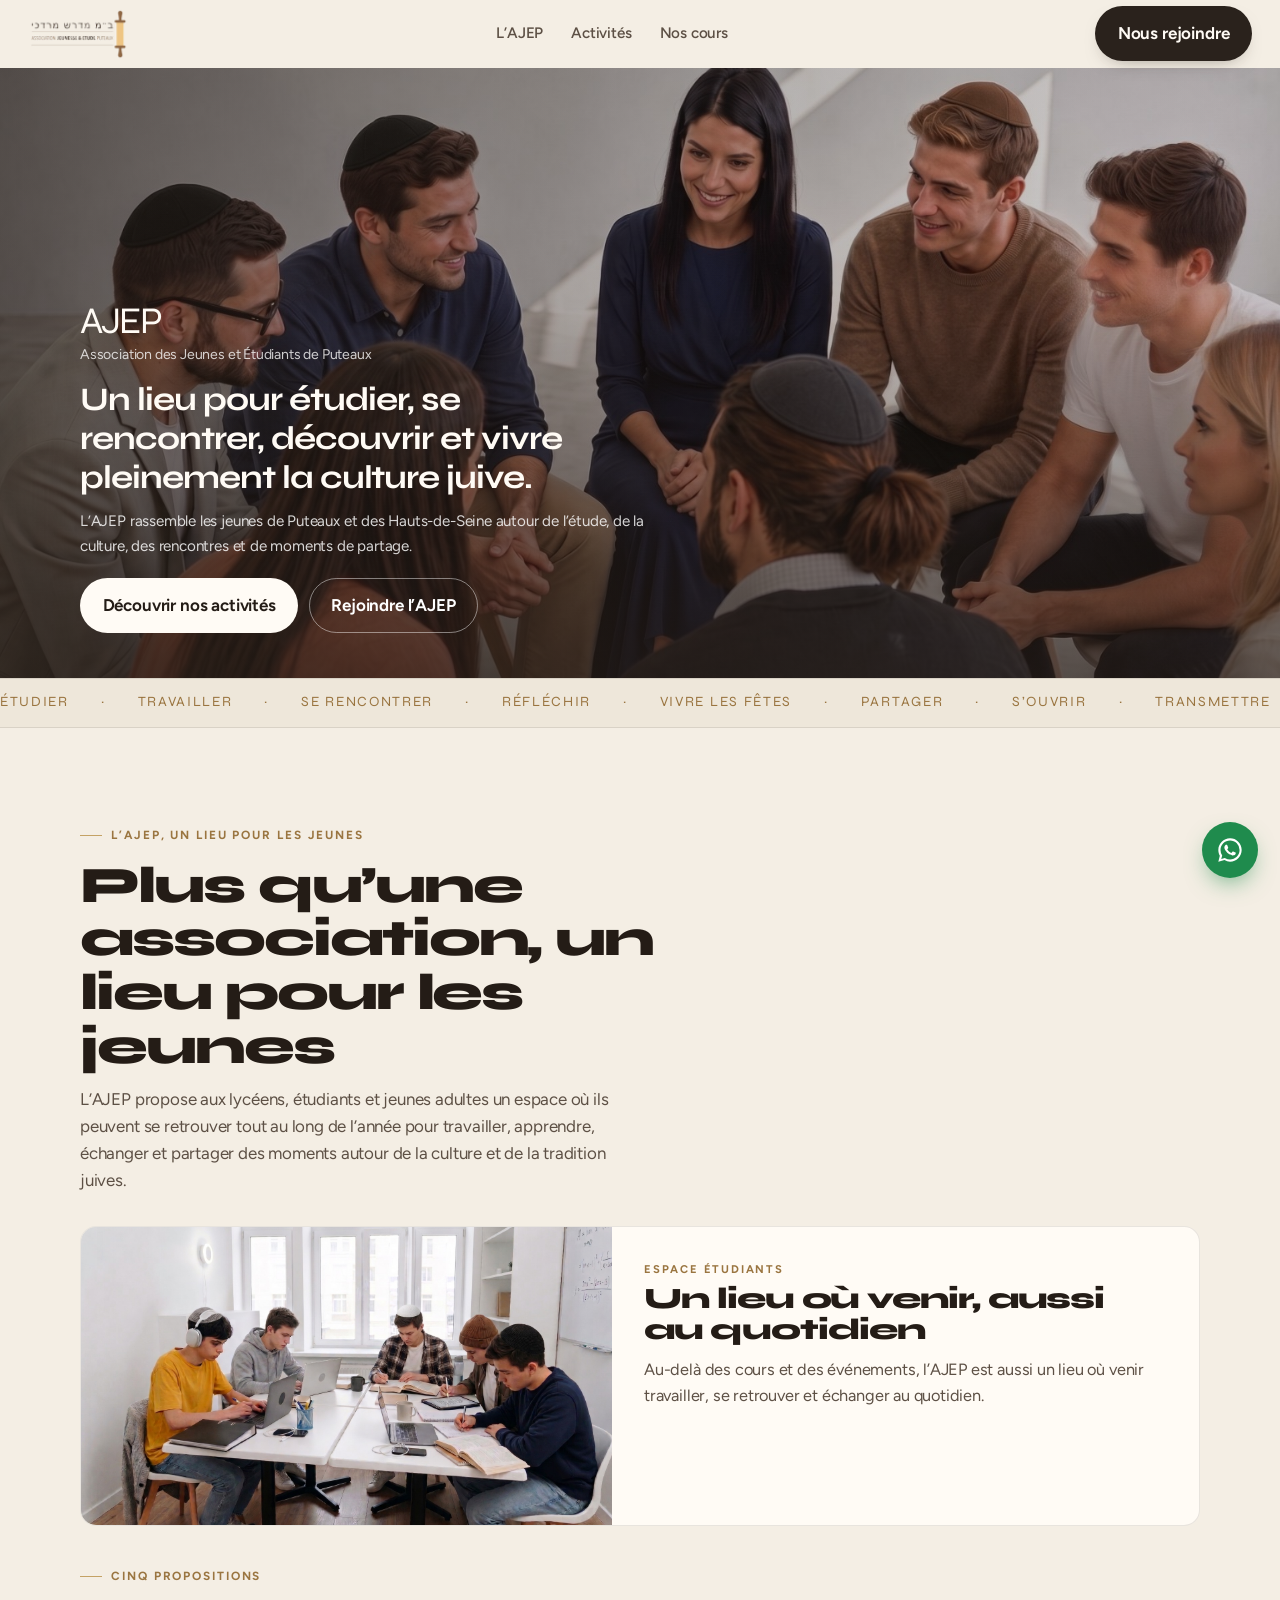
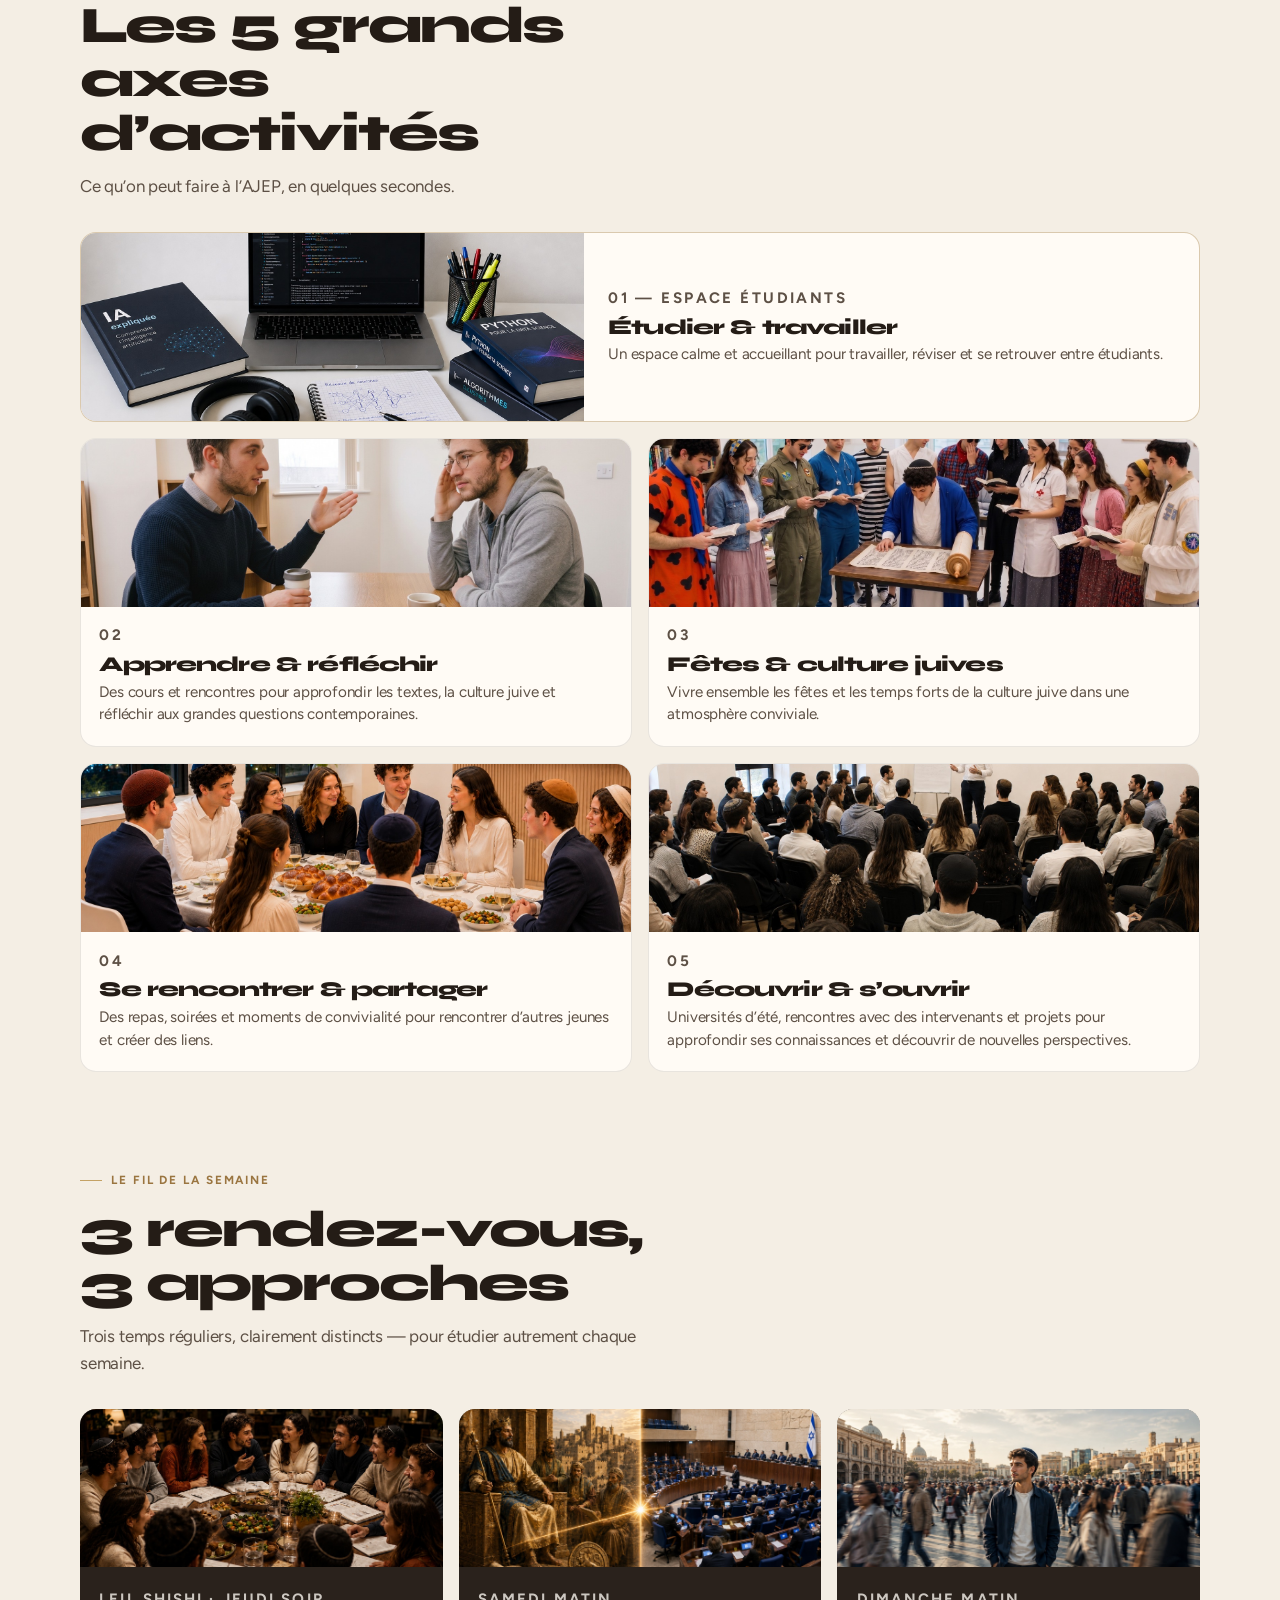
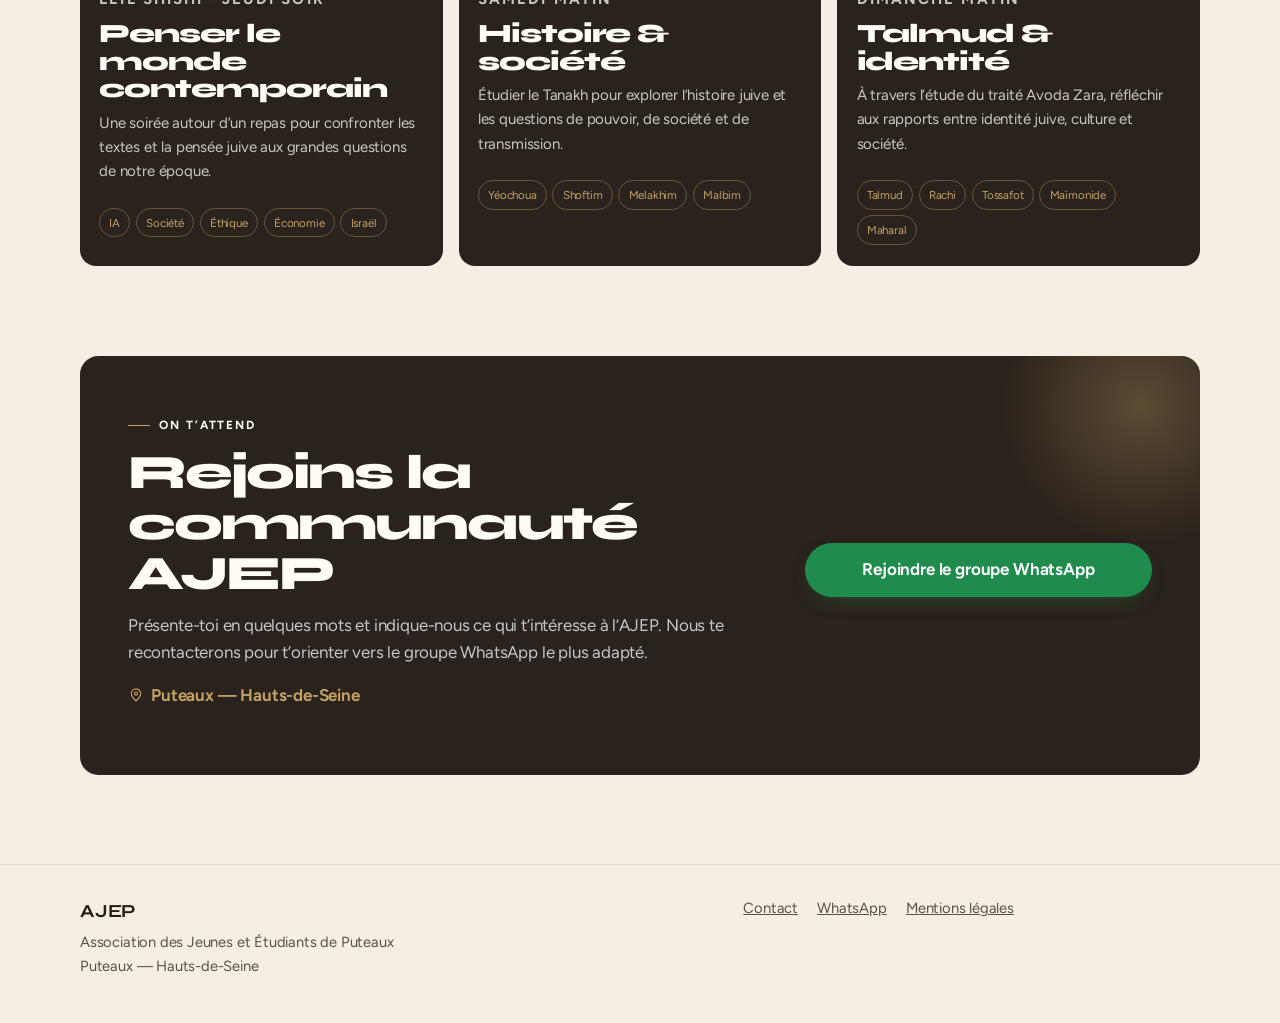
<file: index.html>
<!DOCTYPE html>
<html lang="fr">
  <head>
    <meta charset="utf-8" />
    <meta name="viewport" content="width=device-width, initial-scale=1, viewport-fit=cover" />
    <title>AJEP — Association des Jeunes et Étudiants de Puteaux</title>
    <meta
      name="description"
      content="L’AJEP rassemble les lycéens, étudiants et jeunes adultes de Puteaux et des Hauts-de-Seine autour de l’étude, de la culture juive, des rencontres et des moments de partage."
    />
    <meta property="og:title" content="AJEP — Un lieu pour étudier, se rencontrer et vivre la culture juive" />
    <meta
      property="og:description"
      content="Association des Jeunes et Étudiants de Puteaux : un lieu de vie, d’étude et de transmission pour la jeunesse juive."
    />
    <meta property="og:locale" content="fr_FR" />
    <meta property="og:type" content="website" />
    <link rel="icon" href="favicon.png" type="image/png" />
    <link rel="preconnect" href="https://fonts.googleapis.com" />
    <link rel="preconnect" href="https://fonts.gstatic.com" crossorigin />
    <link
      href="https://fonts.googleapis.com/css2?family=Figtree:ital,wght@0,400;0,500;0,600;0,700;1,400&family=Syne:wght@600;700;800&display=swap"
      rel="stylesheet"
    />
    <link rel="stylesheet" href="css/styles.css" />
  </head>
  <body>
    <a class="skip" href="#contenu">Aller au contenu</a>

    <header class="site-header" id="haut">
      <div class="wrap">
        <a class="brand" href="#haut">
          <img src="images/logo.png" alt="AJEP — Association Jeunesse & Étude Puteaux" />
        </a>
        <nav class="nav" aria-label="Navigation principale">
          <a href="#lieu">L’AJEP</a>
          <a href="#activites">Activités</a>
          <a href="#cours">Nos cours</a>
        </nav>
        <a class="btn btn-primary nav-cta js-join" href="#rejoindre">Nous rejoindre</a>
        <button class="burger" type="button" aria-label="Ouvrir le menu" aria-expanded="false">
          <span></span><span></span><span></span>
        </button>
      </div>
    </header>

    <nav class="nav-panel" aria-label="Menu mobile">
      <a href="#lieu">L’AJEP</a>
      <a href="#activites">Activités</a>
      <a href="#cours">Nos cours</a>
      <a href="#rejoindre" class="js-join">Nous rejoindre</a>
      <a class="btn btn-primary js-join" href="#rejoindre">Nous rejoindre</a>
    </nav>

    <main id="contenu">
      <section class="hero">
        <div class="hero-bg" aria-hidden="true">
          <img src="images/hero.jpg" alt="" />
        </div>
        <div class="wrap hero-inner">
          <div class="hero-copy">
            <p class="hero-brand">AJEP</p>
            <p class="hero-org">Association des Jeunes et Étudiants de Puteaux</p>
            <h1>Un lieu pour étudier, se rencontrer, découvrir et vivre pleinement la culture juive.</h1>
            <p class="lead">
              L’AJEP rassemble les jeunes de Puteaux et des Hauts-de-Seine autour de l’étude, de la culture, des
              rencontres et de moments de partage.
            </p>
            <div class="hero-actions">
              <a class="btn btn-primary" href="#activites">Découvrir nos activités</a>
              <a class="btn btn-ghost js-join" href="#rejoindre">Rejoindre l’AJEP</a>
            </div>
          </div>
        </div>
        <div class="marquee" aria-hidden="true">
          <div class="marquee-track">
            <span>Étudier</span><span>·</span><span>Travailler</span><span>·</span><span>Se rencontrer</span
            ><span>·</span><span>Réfléchir</span><span>·</span><span>Vivre les fêtes</span><span>·</span
            ><span>Partager</span><span>·</span><span>S’ouvrir</span><span>·</span><span>Transmettre</span
            ><span>·</span>
            <span>Étudier</span><span>·</span><span>Travailler</span><span>·</span><span>Se rencontrer</span
            ><span>·</span><span>Réfléchir</span><span>·</span><span>Vivre les fêtes</span><span>·</span
            ><span>Partager</span><span>·</span><span>S’ouvrir</span><span>·</span><span>Transmettre</span
            ><span>·</span>
          </div>
        </div>
      </section>

      <section class="lieu" id="lieu">
        <div class="wrap">
          <div class="section-head reveal">
            <p class="kicker">L’AJEP, un lieu pour les jeunes</p>
            <h2>Plus qu’une association, un lieu pour les jeunes</h2>
            <p class="lead">
              L’AJEP propose aux lycéens, étudiants et jeunes adultes un espace où ils peuvent se retrouver tout au
              long de l’année pour travailler, apprendre, échanger et partager des moments autour de la culture et de
              la tradition juives.
            </p>
          </div>

          <article class="lieu-highlight reveal">
            <figure class="photo-slot">
              <img src="images/axe-etudier.jpg" alt="" />
            </figure>
            <div class="lieu-highlight__copy">
              <p class="axe-num">Espace étudiants</p>
              <h3>Un lieu où venir, aussi au quotidien</h3>
              <p>
                Au-delà des cours et des événements, l’AJEP est aussi un lieu où venir travailler, se retrouver et
                échanger au quotidien.
              </p>
            </div>
          </article>
        </div>
      </section>

      <section class="axes" id="activites">
        <div class="wrap">
          <div class="section-head reveal">
            <p class="kicker">Cinq propositions</p>
            <h2>Les 5 grands axes d’activités</h2>
            <p class="lead">Ce qu’on peut faire à l’AJEP, en quelques secondes.</p>
          </div>

          <div class="axes-grid">
            <article class="axe axe--featured reveal">
              <figure class="photo-slot">
                <img src="images/activite-etudiants.jpg" alt="" />
              </figure>
              <div class="axe-body">
                <p class="axe-num">01 — Espace étudiants</p>
                <h3>Étudier &amp; travailler</h3>
                <p>Un espace calme et accueillant pour travailler, réviser et se retrouver entre étudiants.</p>
              </div>
            </article>

            <article class="axe reveal">
              <figure class="photo-slot">
                <img src="images/axe-apprendre.jpg" alt="" />
              </figure>
              <div class="axe-body">
                <p class="axe-num">02</p>
                <h3>Apprendre &amp; réfléchir</h3>
                <p>
                  Des cours et rencontres pour approfondir les textes, la culture juive et réfléchir aux grandes
                  questions contemporaines.
                </p>
              </div>
            </article>

            <article class="axe reveal">
              <figure class="photo-slot">
                <img src="images/axe-fetes.jpg" alt="" />
              </figure>
              <div class="axe-body">
                <p class="axe-num">03</p>
                <h3>Fêtes &amp; culture juives</h3>
                <p>Vivre ensemble les fêtes et les temps forts de la culture juive dans une atmosphère conviviale.</p>
              </div>
            </article>

            <article class="axe reveal">
              <figure class="photo-slot">
                <img src="images/axe-rencontrer.jpg" alt="" />
              </figure>
              <div class="axe-body">
                <p class="axe-num">04</p>
                <h3>Se rencontrer &amp; partager</h3>
                <p>Des repas, soirées et moments de convivialité pour rencontrer d’autres jeunes et créer des liens.</p>
              </div>
            </article>

            <article class="axe reveal">
              <figure class="photo-slot">
                <img src="images/axe-decouvrir.jpg" alt="" />
              </figure>
              <div class="axe-body">
                <p class="axe-num">05</p>
                <h3>Découvrir &amp; s’ouvrir</h3>
                <p>
                  Universités d’été, rencontres avec des intervenants et projets pour approfondir ses connaissances et
                  découvrir de nouvelles perspectives.
                </p>
              </div>
            </article>
          </div>
        </div>
      </section>

      <section class="rdv" id="cours">
        <div class="wrap">
          <div class="section-head reveal">
            <p class="kicker">Le fil de la semaine</p>
            <h2>3 rendez-vous, 3 approches</h2>
            <p class="lead">Trois temps réguliers, clairement distincts — pour étudier autrement chaque semaine.</p>
          </div>

          <div class="rdv-list">
            <article class="rdv-card reveal">
              <figure class="photo-slot">
                <img src="images/rdv-leil-shishi.jpg" alt="" />
              </figure>
              <div class="rdv-body">
                <p class="rdv-when">Leil Shishi · Jeudi soir</p>
                <h3>Penser le monde contemporain</h3>
                <p>
                  Une soirée autour d’un repas pour confronter les textes et la pensée juive aux grandes questions de
                  notre époque.
                </p>
                <div class="chips">
                  <span class="chip">IA</span>
                  <span class="chip">Société</span>
                  <span class="chip">Éthique</span>
                  <span class="chip">Économie</span>
                  <span class="chip">Israël</span>
                </div>
              </div>
            </article>

            <article class="rdv-card reveal">
              <figure class="photo-slot">
                <img src="images/rdv-samedi.jpg" alt="" />
              </figure>
              <div class="rdv-body">
                <p class="rdv-when">Samedi matin</p>
                <h3>Histoire &amp; société</h3>
                <p>
                  Étudier le Tanakh pour explorer l’histoire juive et les questions de pouvoir, de société et de
                  transmission.
                </p>
                <div class="chips">
                  <span class="chip">Yéochoua</span>
                  <span class="chip">Shoftim</span>
                  <span class="chip">Melakhim</span>
                  <span class="chip">Malbim</span>
                </div>
              </div>
            </article>

            <article class="rdv-card reveal">
              <figure class="photo-slot">
                <img src="images/rdv-dimanche.jpg" alt="" />
              </figure>
              <div class="rdv-body">
                <p class="rdv-when">Dimanche matin</p>
                <h3>Talmud &amp; identité</h3>
                <p>
                  À travers l’étude du traité Avoda Zara, réfléchir aux rapports entre identité juive, culture et
                  société.
                </p>
                <div class="chips">
                  <span class="chip">Talmud</span>
                  <span class="chip">Rachi</span>
                  <span class="chip">Tossafot</span>
                  <span class="chip">Maïmonide</span>
                  <span class="chip">Maharal</span>
                </div>
              </div>
            </article>
          </div>
        </div>
      </section>

      <section class="join" id="rejoindre">
        <div class="wrap">
          <div class="join-card reveal" id="join-card">
            <div class="join-intro">
              <p class="kicker" style="color: var(--gold-bright)">On t’attend</p>
              <h2>Rejoins la communauté AJEP</h2>
              <p class="lead">
                Présente-toi en quelques mots et indique-nous ce qui t’intéresse à l’AJEP. Nous te recontacterons pour
                t’orienter vers le groupe WhatsApp le plus adapté.
              </p>
              <p class="place">
                <svg width="16" height="16" viewBox="0 0 24 24" fill="none" aria-hidden="true">
                  <path
                    d="M12 21s7-6.2 7-11.2A7 7 0 0 0 5 9.8C5 14.8 12 21 12 21Z"
                    stroke="currentColor"
                    stroke-width="1.7"
                  />
                  <circle cx="12" cy="9.8" r="2.3" stroke="currentColor" stroke-width="1.7" />
                </svg>
                Puteaux — Hauts-de-Seine
              </p>
            </div>
            <div class="join-actions">
              <a class="btn btn-wa js-join" href="#rejoindre">Rejoindre le groupe WhatsApp</a>
            </div>

            <div class="success-msg" id="form-success" hidden>
              <p class="success-msg__title">Merci !</p>
              <p>Nous avons bien reçu ta demande et nous te recontacterons rapidement.</p>
            </div>

            <form class="join-form" id="contact-form" hidden>
              <label class="field">
                <span>Prénom et nom</span>
                <input name="nom" type="text" required autocomplete="name" />
              </label>
              <div class="field-row">
                <label class="field">
                  <span>Âge</span>
                  <input name="age" type="number" inputmode="numeric" min="12" max="99" required />
                </label>
                <label class="field">
                  <span>Téléphone</span>
                  <input name="telephone" type="tel" required autocomplete="tel" inputmode="tel" />
                </label>
              </div>
              <fieldset class="interests">
                <legend>Qu’est-ce qui t’intéresse à l’AJEP&nbsp;?</legend>
                <label class="choice"
                  ><input type="checkbox" name="interet" value="Espace étudiants" /> Espace étudiants</label
                >
                <label class="choice"><input type="checkbox" name="interet" value="Cours" /> Cours</label>
                <label class="choice"
                  ><input type="checkbox" name="interet" value="Fêtes & événements" /> Fêtes &amp; événements</label
                >
                <label class="choice"><input type="checkbox" name="interet" value="Rencontres" /> Rencontres</label>
                <label class="choice"
                  ><input type="checkbox" name="interet" value="Université d’été" /> Université d’été</label
                >
                <label class="choice"><input type="checkbox" name="interet" value="Autre" /> Autre</label>
              </fieldset>
              <label class="field">
                <span>Parle-nous de toi et de ce que tu recherches</span>
                <textarea
                  name="message"
                  rows="5"
                  required
                  placeholder="Quelques mots sur toi, ce qui t’intéresse et ce que tu aimerais trouver à l’AJEP…"
                ></textarea>
              </label>
              <p class="form-status" id="form-status" hidden></p>
              <button class="btn btn-gold btn-full" type="submit">Envoyer ma demande</button>
            </form>
          </div>
        </div>
      </section>
    </main>

    <footer class="site-footer">
      <div class="wrap foot-grid">
        <div>
          <strong>AJEP</strong>
          Association des Jeunes et Étudiants de Puteaux<br />
          Puteaux — Hauts-de-Seine
        </div>
        <div class="foot-links">
          <a class="js-join" href="#rejoindre">Contact</a>
          <a class="js-join" href="#rejoindre">WhatsApp</a>
          <a class="js-instagram" href="#" hidden>Instagram</a>
          <a href="mentions-legales.html">Mentions légales</a>
        </div>
      </div>
    </footer>

    <a class="fab-wa js-join" href="#rejoindre" aria-label="Rejoindre l’AJEP">
      <svg viewBox="0 0 24 24" fill="currentColor" aria-hidden="true">
        <path
          d="M19.05 4.91A9.86 9.86 0 0 0 12.04 2C6.5 2 2 6.48 2 12c0 1.77.46 3.45 1.28 4.9L2 22l5.25-1.38A9.93 9.93 0 0 0 12.04 22C17.56 22 22 17.52 22 12c0-2.65-1.03-5.14-2.95-7.09ZM12.04 20.15a8.1 8.1 0 0 1-4.13-1.13l-.3-.18-3.12.82.83-3.04-.2-.31a8.1 8.1 0 0 1-1.24-4.31c0-4.48 3.66-8.13 8.16-8.13 2.18 0 4.23.85 5.77 2.39a8.08 8.08 0 0 1 2.39 5.76c0 4.48-3.66 8.13-8.16 8.13Zm4.47-6.09c-.24-.12-1.45-.72-1.67-.8-.22-.08-.39-.12-.55.12-.16.24-.63.8-.77.96-.14.16-.28.18-.52.06-.24-.12-1.02-.37-1.94-1.2-.72-.64-1.2-1.43-1.34-1.67-.14-.24-.01-.37.11-.49.11-.11.24-.28.37-.42.12-.14.16-.24.24-.4.08-.16.04-.3-.02-.42-.06-.12-.55-1.33-.76-1.82-.2-.48-.4-.41-.55-.42h-.47c-.16 0-.42.06-.64.3-.22.24-.84.82-.84 2s.86 2.32.98 2.48c.12.16 1.69 2.58 4.1 3.62.57.25 1.02.4 1.37.51.57.18 1.1.16 1.51.1.46-.07 1.45-.59 1.65-1.16.2-.57.2-1.06.14-1.16-.06-.1-.22-.16-.46-.28Z"
        />
      </svg>
    </a>

    <div class="mobile-bar">
      <a class="btn btn-ghost" href="#activites">Activités</a>
      <a class="btn btn-primary js-join" href="#rejoindre">Rejoindre</a>
    </div>

    <script src="js/config.js"></script>
    <script src="js/main.js"></script>
  </body>
</html>
</file>
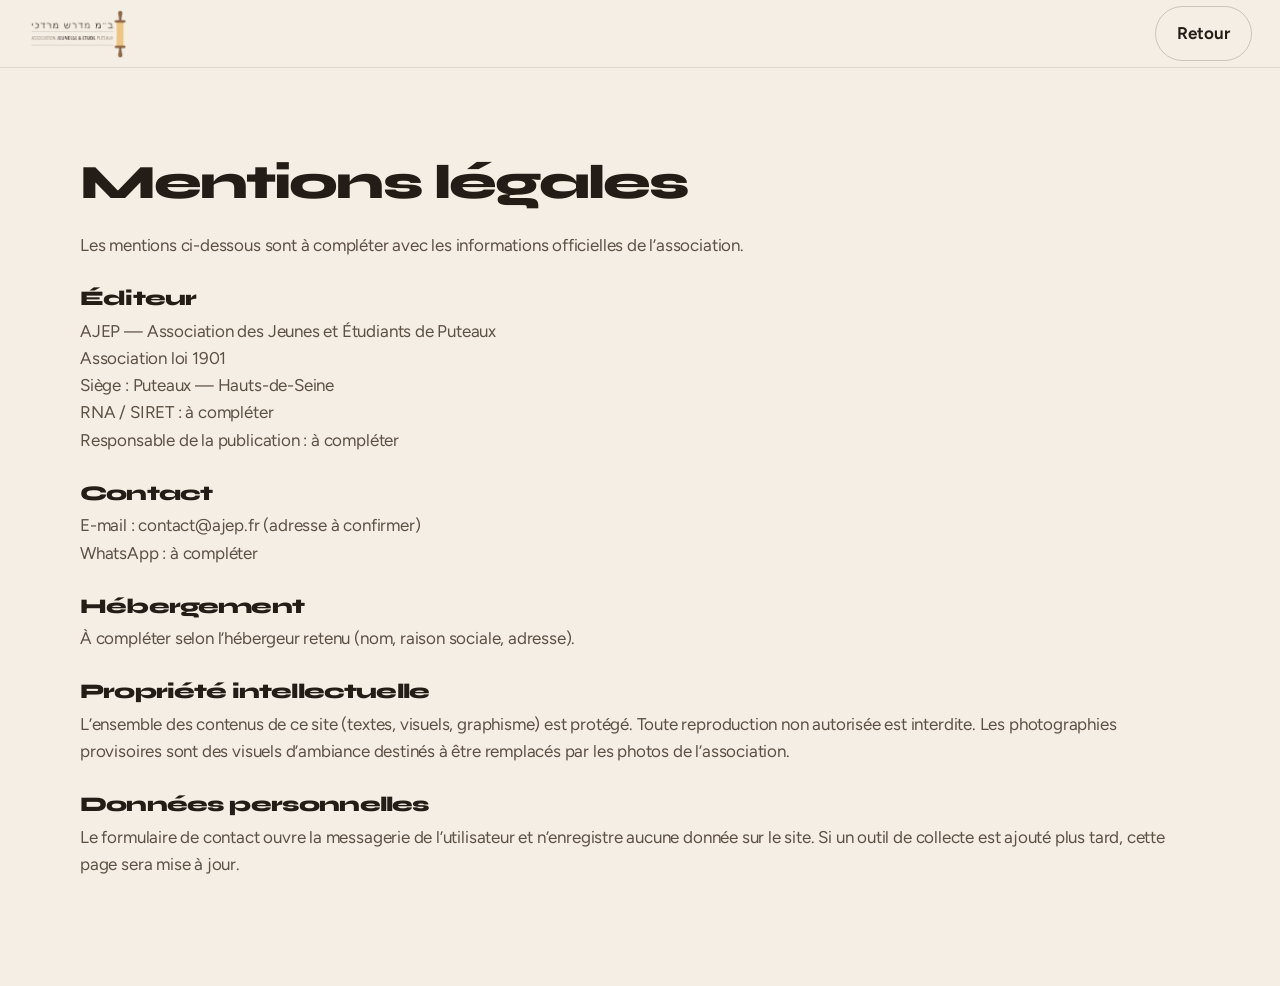
<file: mentions-legales.html>
<!DOCTYPE html>
<html lang="fr">
  <head>
    <meta charset="utf-8" />
    <meta name="viewport" content="width=device-width, initial-scale=1" />
    <title>Mentions légales — AJEP</title>
    <link rel="icon" href="favicon.png" type="image/png" />
    <link rel="preconnect" href="https://fonts.googleapis.com" />
    <link rel="preconnect" href="https://fonts.gstatic.com" crossorigin />
    <link
      href="https://fonts.googleapis.com/css2?family=Figtree:wght@400;500;600;700&family=Syne:wght@700&display=swap"
      rel="stylesheet"
    />
    <link rel="stylesheet" href="css/styles.css" />
  </head>
  <body>
    <header class="site-header is-scrolled">
      <div class="wrap">
        <a class="brand" href="index.html">
          <img src="images/logo.png" alt="AJEP" />
        </a>
        <a class="btn btn-ghost" href="index.html">Retour</a>
      </div>
    </header>

    <main class="legal wrap">
      <h1>Mentions légales</h1>
      <p>Les mentions ci-dessous sont à compléter avec les informations officielles de l’association.</p>

      <h2>Éditeur</h2>
      <p>
        AJEP — Association des Jeunes et Étudiants de Puteaux<br />
        Association loi 1901<br />
        Siège : Puteaux — Hauts-de-Seine<br />
        RNA / SIRET : à compléter<br />
        Responsable de la publication : à compléter
      </p>

      <h2>Contact</h2>
      <p>E-mail : contact@ajep.fr (adresse à confirmer)<br />WhatsApp : à compléter</p>

      <h2>Hébergement</h2>
      <p>À compléter selon l’hébergeur retenu (nom, raison sociale, adresse).</p>

      <h2>Propriété intellectuelle</h2>
      <p>
        L’ensemble des contenus de ce site (textes, visuels, graphisme) est protégé. Toute reproduction non autorisée
        est interdite. Les photographies provisoires sont des visuels d’ambiance destinés à être remplacés par les
        photos de l’association.
      </p>

      <h2>Données personnelles</h2>
      <p>
        Le formulaire de contact ouvre la messagerie de l’utilisateur et n’enregistre aucune donnée sur le site. Si un
        outil de collecte est ajouté plus tard, cette page sera mise à jour.
      </p>
    </main>
  </body>
</html>
</file>
<file: css/styles.css>
/* AJEP — crème, encre, or. CTA WhatsApp inchangé. */
:root {
  --paper: #f4eee4;
  --paper-2: #ece4d6;
  --white: #fffbf5;
  --ink: #241c16;
  --ink-soft: #5d5045;
  --gold: #c4a265;
  --gold-deep: #9a7540;
  --espresso: #2a221c;
  --wa: #1f8b4d;
  --line: rgba(36, 28, 22, 0.1);
  --line-strong: rgba(36, 28, 22, 0.2);
  --radius: 1rem;
  --radius-sm: 0.75rem;
  --header: 4.25rem;
  --shadow: 0 16px 40px -20px rgba(36, 28, 22, 0.28);
  --ease: cubic-bezier(0.22, 1, 0.36, 1);
  --font-display: "Syne", system-ui, sans-serif;
  --font: "Figtree", system-ui, sans-serif;
  --space-1: 0.25rem;
  --space-2: 0.5rem;
  --space-3: 0.75rem;
  --space-4: 1rem;
  --space-5: 1.5rem;
  --space-6: 2rem;
  --space: clamp(4rem, 7vw, 7.5rem);
  --gutter: clamp(1.15rem, 4vw, 1.75rem);
  --wrap: 1120px;
}

*,
*::before,
*::after {
  box-sizing: border-box;
}

html {
  scroll-behavior: smooth;
  -webkit-text-size-adjust: 100%;
}

body {
  margin: 0;
  font-family: var(--font);
  font-size: 1.0625rem;
  line-height: 1.6;
  color: var(--ink);
  background: var(--paper);
  letter-spacing: -0.011em;
  overflow-x: hidden;
}

img {
  max-width: 100%;
  display: block;
}

a {
  color: inherit;
}

button,
input,
textarea,
select {
  font: inherit;
}

h1,
h2,
h3,
h4 {
  font-family: var(--font-display);
  line-height: 1.05;
  letter-spacing: -0.04em;
  font-weight: 800;
  margin: 0;
}

p {
  margin: 0;
}

ul {
  margin: 0;
  padding: 0;
  list-style: none;
}

:focus-visible {
  outline: 2px solid var(--gold);
  outline-offset: 3px;
}

.skip {
  position: absolute;
  left: -999px;
  top: 0;
}
.skip:focus {
  left: var(--space-4);
  top: var(--space-4);
  z-index: 80;
  background: var(--ink);
  color: var(--white);
  padding: 0.6rem 1rem;
  border-radius: 999px;
}

.wrap {
  width: min(var(--wrap), calc(100% - (var(--gutter) * 2)));
  margin-inline: auto;
}

/* Header */
.site-header {
  position: sticky;
  top: 0;
  z-index: 40;
  height: var(--header);
  display: flex;
  align-items: center;
  background: color-mix(in srgb, var(--paper) 88%, transparent);
  backdrop-filter: blur(16px);
  border-bottom: 1px solid transparent;
  transition: border-color 0.3s var(--ease), background 0.3s var(--ease);
}
.site-header.is-scrolled {
  border-bottom-color: var(--line);
}

.site-header .wrap {
  display: flex;
  align-items: center;
  justify-content: space-between;
  gap: var(--space-4);
  width: min(1280px, calc(100% - (var(--gutter) * 2)));
  max-width: 100%;
}

.brand {
  display: flex;
  align-items: center;
  gap: 0.7rem;
  text-decoration: none;
  min-width: 0;
}
.brand img {
  height: 48px;
  width: auto;
}

.nav {
  display: none;
  align-items: center;
  gap: 1.75rem;
}
.nav a {
  text-decoration: none;
  font-size: 0.95rem;
  color: var(--ink-soft);
  font-weight: 550;
}
.nav a:hover {
  color: var(--ink);
}

.btn.nav-cta {
  display: none;
}

.burger {
  width: 44px;
  height: 44px;
  border: 0;
  background: transparent;
  display: flex;
  flex-direction: column;
  align-items: center;
  justify-content: center;
  gap: 5px;
  cursor: pointer;
  flex-shrink: 0;
}
.burger span {
  display: block;
  width: 22px;
  height: 2.5px;
  border-radius: 2px;
  background: var(--ink);
  transition: transform 0.25s var(--ease), opacity 0.2s;
}
body.nav-open .burger span:nth-child(1) {
  transform: translateY(7px) rotate(45deg);
}
body.nav-open .burger span:nth-child(2) {
  opacity: 0;
}
body.nav-open .burger span:nth-child(3) {
  transform: translateY(-7px) rotate(-45deg);
}

.nav-panel {
  position: fixed;
  inset: var(--header) 0 0 0;
  background: var(--paper);
  padding: var(--space-5) var(--gutter) 6rem;
  display: none;
  flex-direction: column;
  gap: var(--space-1);
  z-index: 39;
}
body.nav-open .nav-panel {
  display: flex;
}
.nav-panel a {
  text-decoration: none;
  font-family: var(--font-display);
  font-size: 1.7rem;
  padding: 0.55rem 0.2rem;
  border-bottom: 1px solid var(--line);
}
.nav-panel .btn {
  margin-top: var(--space-4);
  font-family: var(--font);
  font-size: 1rem;
  border-bottom: 0;
}

/* Buttons */
.btn {
  display: inline-flex;
  align-items: center;
  justify-content: center;
  gap: 0.5rem;
  min-height: 3rem;
  text-decoration: none;
  border: 1.5px solid transparent;
  border-radius: 999px;
  padding: 0.8rem 1.35rem;
  font-weight: 650;
  letter-spacing: -0.01em;
  cursor: pointer;
  transition: transform 0.2s var(--ease), background 0.2s, color 0.2s, border-color 0.2s, box-shadow 0.2s;
}
.btn:hover {
  transform: translateY(-1px);
}
.btn:active {
  transform: translateY(0);
}
.btn-primary {
  background: var(--espresso);
  color: var(--white);
  box-shadow: 0 8px 20px -12px rgba(36, 28, 22, 0.55);
}
.btn-primary:hover {
  background: #3b3028;
}
.btn-ghost {
  background: transparent;
  color: var(--ink);
  border-color: var(--line-strong);
}
.btn-ghost:hover {
  border-color: var(--ink);
  background: var(--white);
}
.btn-gold {
  background: var(--gold);
  color: var(--ink);
}
.btn-gold:hover {
  background: #d4b57a;
}
.btn-wa {
  background: var(--wa);
  color: #fff;
  box-shadow: 0 8px 22px -12px rgba(31, 139, 77, 0.7);
}
.btn-wa:hover {
  background: #187543;
}
.btn-full {
  width: 100%;
}
.hero-actions .btn,
.join-actions .btn,
.btn.nav-cta {
  white-space: nowrap;
}

/* Photos */
.photo-slot {
  position: relative;
  margin: 0;
  overflow: hidden;
  border-radius: var(--radius);
  background: var(--paper-2);
}
.photo-slot img {
  width: 100%;
  height: 100%;
  object-fit: cover;
  object-position: center;
  transform: scale(1.01);
  transition: transform 0.6s var(--ease);
}
.axe:hover .photo-slot img,
.rdv-card:hover .photo-slot img,
.lieu-highlight:hover .photo-slot img {
  transform: scale(1.045);
}

.kicker {
  display: inline-flex;
  align-items: center;
  gap: 0.55rem;
  font-size: 0.74rem;
  font-weight: 700;
  letter-spacing: 0.16em;
  text-transform: uppercase;
  color: var(--gold-deep);
  margin-bottom: 0.85rem;
}
.kicker::before {
  content: "";
  width: 1.4rem;
  height: 1.5px;
  background: var(--gold);
}

.lead {
  color: var(--ink-soft);
  font-size: 1.06rem;
  max-width: 38rem;
}

.section-head {
  max-width: 36rem;
  margin-bottom: var(--space-6);
}
.section-head h2 {
  font-size: clamp(2rem, 1.2rem + 2.8vw, 3.2rem);
  margin-bottom: 0.75rem;
}

/* Hero
   Photo source ~2.19:1. On mobile a tall cover crop would hide most of it.
   3:2 ≈ 68% de l’image ; à partir de 720px on se rapproche du format photo. */
.hero {
  position: relative;
  isolation: isolate;
  display: flex;
  flex-direction: column;
  overflow: hidden;
  color: var(--white);
  min-height: 0;
}
.hero-bg {
  position: relative;
  z-index: 0;
  width: 100%;
  aspect-ratio: 3 / 2;
  flex-shrink: 0;
}
.hero-bg img {
  position: absolute;
  inset: 0;
  width: 100%;
  height: 100%;
  object-fit: cover;
  object-position: center;
}
.hero-bg::after {
  content: "";
  position: absolute;
  inset: 0;
  background: linear-gradient(180deg, transparent 55%, rgba(36, 28, 22, 0.35) 100%);
}
.hero-inner {
  position: relative;
  z-index: 1;
  width: 100%;
  padding: 1.35rem var(--gutter) 1.5rem;
  background: var(--espresso);
}
.hero h1,
.hero .lead,
.section-head h2 {
  text-wrap: pretty;
}
.hero-brand {
  font-family: var(--font-display);
  font-size: clamp(1.7rem, 4.5vw, 2.35rem);
  letter-spacing: -0.05em;
  line-height: 0.9;
}
.hero-org {
  margin: 0.4rem 0 0.9rem;
  color: color-mix(in srgb, white 78%, transparent);
  font-size: 0.88rem;
}
.hero h1 {
  font-size: clamp(1.35rem, 0.95rem + 1.6vw, 2.05rem);
  max-width: 22ch;
  margin-bottom: 0.75rem;
  font-weight: 700;
  line-height: 1.18;
  letter-spacing: -0.03em;
}
.hero .lead {
  margin-bottom: 1.25rem;
  color: color-mix(in srgb, white 82%, transparent);
  font-size: 0.95rem;
  max-width: 36rem;
}
.hero-actions {
  display: flex;
  flex-direction: column;
  gap: 0.65rem;
  max-width: 22rem;
}
.hero .btn-primary {
  background: var(--white);
  color: var(--ink);
  box-shadow: none;
}
.hero .btn-primary:hover {
  background: var(--paper);
}
.hero .btn-ghost {
  color: #fff;
  border-color: rgba(255, 255, 255, 0.45);
}
.hero .btn-ghost:hover {
  background: rgba(255, 255, 255, 0.12);
  color: #fff;
  border-color: #fff;
}

.marquee {
  position: relative;
  z-index: 1;
  margin-top: 0;
  border-block: 1px solid var(--line);
  overflow: hidden;
  max-width: 100%;
  min-width: 0;
  background: color-mix(in srgb, var(--paper-2) 65%, transparent);
}
.marquee-track {
  display: flex;
  gap: 2rem;
  width: max-content;
  padding: 0.8rem 0;
  animation: marquee 28s linear infinite;
  font-family: var(--font-display);
  font-size: 0.88rem;
  letter-spacing: 0.12em;
  text-transform: uppercase;
  color: var(--gold-deep);
}
.marquee-track span {
  white-space: nowrap;
}
@keyframes marquee {
  from {
    transform: translateX(0);
  }
  to {
    transform: translateX(-50%);
  }
}

/* Lieu */
.lieu {
  padding: var(--space) 0 0;
}
.lieu-highlight {
  display: grid;
  background: var(--white);
  border: 1px solid var(--line);
  border-radius: var(--radius);
  overflow: hidden;
}
.lieu-highlight .photo-slot {
  min-height: 210px;
  height: 210px;
  border-radius: 0;
}
.lieu-highlight__copy {
  padding: var(--space-5);
}
.lieu-highlight__copy h3 {
  font-size: clamp(1.4rem, 3vw, 1.85rem);
  margin: 0.3rem 0 0.65rem;
}
.lieu-highlight__copy p:last-child {
  color: var(--ink-soft);
  font-size: 1.02rem;
}

/* Axes */
.axes {
  padding: var(--space-6) 0 var(--space);
}
.axes-grid {
  display: grid;
  gap: var(--space-4);
}
.axe {
  background: var(--white);
  border-radius: var(--radius);
  overflow: hidden;
  border: 1px solid var(--line);
  display: flex;
  flex-direction: column;
  min-height: 100%;
  transition: transform 0.35s var(--ease), box-shadow 0.35s var(--ease);
}
.axe:hover {
  transform: translateY(-3px);
  box-shadow: var(--shadow);
}
.axe .photo-slot {
  height: 150px;
  border-radius: 0;
}
.axe-body {
  padding: 1.1rem 1.15rem 1.25rem;
  display: flex;
  flex-direction: column;
  gap: 0.35rem;
  flex: 1;
}
.axe-num {
  font-size: 0.7rem;
  letter-spacing: 0.16em;
  text-transform: uppercase;
  color: var(--gold-deep);
  font-weight: 700;
}
.axe h3 {
  font-size: 1.32rem;
}
.axe p {
  color: var(--ink-soft);
  font-size: 0.95rem;
  line-height: 1.5;
}
.axe--featured {
  border-color: color-mix(in srgb, var(--gold) 40%, var(--line));
}
.chips {
  display: flex;
  flex-wrap: wrap;
  gap: 0.35rem;
  margin-top: auto;
  padding-top: 0.65rem;
}
.chip {
  font-size: 0.72rem;
  padding: 0.28rem 0.58rem;
  border-radius: 999px;
  background: var(--paper);
  color: var(--ink-soft);
  border: 1px solid var(--line);
}

/* Rendez-vous */
.rdv {
  padding: 0 0 var(--space);
}
.rdv-list {
  display: grid;
  gap: var(--space-4);
}
.rdv-card {
  display: flex;
  flex-direction: column;
  background: var(--espresso);
  color: var(--white);
  border-radius: var(--radius);
  overflow: hidden;
  min-height: 100%;
}
.rdv-card .photo-slot {
  height: 148px;
  min-height: 148px;
  border-radius: 0;
}
.rdv-body {
  padding: 1.25rem 1.2rem 1.35rem;
  display: flex;
  flex-direction: column;
  flex: 1;
}
.rdv-when {
  display: inline-flex;
  font-size: 0.72rem;
  letter-spacing: 0.14em;
  text-transform: uppercase;
  color: var(--gold);
  font-weight: 700;
  margin-bottom: 0.55rem;
}
.rdv-card h3 {
  font-size: clamp(1.35rem, 2.6vw, 1.65rem);
  margin-bottom: 0.5rem;
}
.rdv-card p {
  color: color-mix(in srgb, var(--white) 76%, transparent);
  font-size: 0.94rem;
}
.rdv-card .chips {
  margin-top: 0.9rem;
}
.rdv-card .chip {
  background: transparent;
  color: var(--gold);
  border-color: color-mix(in srgb, var(--gold) 40%, transparent);
}

/* Join */
.join {
  padding: 0 0 var(--space);
}
.join-card {
  background: var(--espresso);
  color: var(--white);
  border-radius: calc(var(--radius) + 0.15rem);
  padding: var(--space-6) var(--space-5) var(--space-5);
  position: relative;
  overflow: hidden;
}
.join-card::before {
  content: "";
  position: absolute;
  width: 280px;
  height: 280px;
  right: -80px;
  top: -90px;
  background: radial-gradient(circle, color-mix(in srgb, var(--gold) 32%, transparent), transparent 70%);
  pointer-events: none;
}
.join-card h2 {
  font-size: clamp(1.95rem, 4vw, 3rem);
  margin-bottom: 0.75rem;
  position: relative;
}
.join-card .lead {
  color: color-mix(in srgb, white 74%, transparent);
  margin-bottom: var(--space-4);
  position: relative;
}
.place {
  display: inline-flex;
  align-items: center;
  gap: 0.45rem;
  font-weight: 650;
  color: var(--gold);
  margin-bottom: var(--space-5);
  position: relative;
}
.join-actions {
  display: flex;
  flex-direction: column;
  gap: 0.7rem;
  position: relative;
}
.join-card.is-open,
.join-card.is-success {
  display: block;
}
.join-card.is-open .join-actions,
.join-card.is-success .join-actions {
  display: none;
}
.join-card.is-success .join-intro .lead,
.join-card.is-success .join-intro .place,
.join-card.is-success .join-intro .kicker {
  display: none;
}
.join-form {
  position: relative;
  margin-top: var(--space-2);
  max-width: 40rem;
}
.join-form .field span,
.join-form legend {
  color: color-mix(in srgb, white 88%, transparent);
}
.join-form .field input,
.join-form .field textarea {
  background: var(--white);
  border-color: transparent;
  color: var(--ink);
}
.field-row {
  display: grid;
  grid-template-columns: 1fr 1.5fr;
  gap: var(--space-3);
}
@media (max-width: 520px) {
  .field-row {
    grid-template-columns: 1fr 1fr;
  }
}
.interests {
  border: 0;
  padding: 0;
  margin: 0 0 var(--space-4);
  display: flex;
  flex-wrap: wrap;
  gap: 0.45rem;
}
.interests legend {
  font-size: 0.82rem;
  font-weight: 650;
  margin-bottom: 0.65rem;
}
.choice {
  display: inline-flex;
  align-items: center;
  gap: 0.4rem;
  padding: 0.5rem 0.75rem;
  border-radius: 999px;
  border: 1px solid rgba(255, 255, 255, 0.28);
  font-size: 0.88rem;
  cursor: pointer;
  user-select: none;
}
.choice input {
  accent-color: var(--gold);
}
.choice:has(input:checked) {
  background: rgba(255, 255, 255, 0.12);
  border-color: var(--gold);
}
.success-msg {
  position: relative;
  padding: var(--space-2) 0;
}
.success-msg__title {
  font-family: var(--font-display);
  font-size: 1.8rem;
  letter-spacing: -0.03em;
  margin-bottom: 0.45rem;
}
.success-msg p {
  color: color-mix(in srgb, white 80%, transparent);
}

.field {
  display: grid;
  gap: 0.35rem;
  margin-bottom: var(--space-3);
}
.field span {
  font-size: 0.82rem;
  font-weight: 650;
}
.field input,
.field textarea {
  border: 1px solid var(--line-strong);
  background: var(--white);
  border-radius: var(--radius-sm);
  padding: 0.8rem 0.95rem;
  outline: none;
  min-height: 3rem;
}
.field textarea {
  min-height: 8rem;
  resize: vertical;
}
.field input:focus,
.field textarea:focus {
  border-color: var(--gold);
  box-shadow: 0 0 0 3px color-mix(in srgb, var(--gold) 28%, transparent);
}

.form-status {
  font-size: 0.9rem;
  margin: 0.4rem 0 0.8rem;
  color: var(--gold);
}

/* Footer */
.site-footer {
  border-top: 1px solid var(--line);
  padding: var(--space-6) 0 7.5rem;
  color: var(--ink-soft);
  font-size: 0.92rem;
}
.foot-grid {
  display: grid;
  gap: var(--space-5);
}
.site-footer strong {
  color: var(--ink);
  font-family: var(--font-display);
  font-size: 1.15rem;
  display: block;
  margin-bottom: 0.3rem;
}
.foot-links {
  display: flex;
  flex-wrap: wrap;
  gap: 0.9rem 1.2rem;
}
.foot-links a:hover {
  color: var(--ink);
}

.fab-wa {
  position: fixed;
  right: var(--space-4);
  bottom: 5.2rem;
  width: 56px;
  height: 56px;
  border-radius: 50%;
  background: var(--wa);
  color: #fff;
  display: grid;
  place-items: center;
  box-shadow: 0 10px 24px -8px rgba(31, 139, 77, 0.7);
  z-index: 45;
  text-decoration: none;
}
.fab-wa:hover {
  background: #187543;
}
.fab-wa svg {
  width: 28px;
  height: 28px;
}

.mobile-bar {
  position: fixed;
  left: 0;
  right: 0;
  bottom: 0;
  z-index: 44;
  padding: 0.7rem var(--gutter) calc(0.7rem + env(safe-area-inset-bottom));
  background: color-mix(in srgb, var(--paper) 92%, transparent);
  backdrop-filter: blur(16px);
  border-top: 1px solid var(--line);
  display: grid;
  grid-template-columns: 1fr 1fr;
  gap: 0.55rem;
}

/* Mentions */
.legal {
  padding: var(--space) 0 6rem;
  overflow-wrap: break-word;
}
.legal h1 {
  font-size: clamp(2rem, 4vw, 3rem);
  margin-bottom: var(--space-5);
}
.legal h2 {
  font-size: 1.3rem;
  margin: 1.8rem 0 0.5rem;
}
.legal p {
  color: var(--ink-soft);
  margin-bottom: 0.7rem;
}

body.nav-open .fab-wa,
body.nav-open .mobile-bar,
body.form-open .fab-wa {
  opacity: 0;
  pointer-events: none;
}

section[id] {
  scroll-margin-top: calc(var(--header) + 0.6rem);
}

.reveal {
  opacity: 0;
  transform: translateY(16px);
}
.reveal.in {
  animation: rise 0.75s var(--ease) forwards;
}
@keyframes rise {
  to {
    opacity: 1;
    transform: none;
  }
}

@media (min-width: 720px) {
  .hero-actions {
    flex-direction: row;
    max-width: none;
  }
  .hero-actions .btn {
    width: auto;
  }
  .axes-grid {
    grid-template-columns: 1fr 1fr;
  }
  .axe--featured {
    grid-column: 1 / -1;
    display: grid;
    grid-template-columns: minmax(240px, 0.9fr) 1.1fr;
  }
  .axe--featured .photo-slot {
    height: 188px;
    min-height: 188px;
  }
  .axe--featured .axe-body {
    justify-content: center;
    padding: 1.25rem 1.5rem;
  }
  .lieu-highlight {
    grid-template-columns: 0.95fr 1.05fr;
  }
  .lieu-highlight .photo-slot {
    height: 100%;
    min-height: 240px;
  }
  .hero {
    display: grid;
    min-height: 0;
  }
  .hero-bg,
  .hero-inner {
    grid-area: 1 / 1;
  }
  .hero-bg {
    aspect-ratio: 16 / 9;
    height: 100%;
  }
  .hero-bg::after {
    background:
      linear-gradient(180deg, rgba(36, 28, 22, 0.22) 0%, rgba(36, 28, 22, 0.2) 40%, rgba(36, 28, 22, 0.7) 100%),
      linear-gradient(90deg, rgba(36, 28, 22, 0.5) 0%, rgba(36, 28, 22, 0.16) 58%, transparent 100%);
  }
  .hero-inner {
    align-self: end;
    width: min(var(--wrap), calc(100% - (var(--gutter) * 2)));
    margin-inline: auto;
    padding: 4.5rem 0 2.4rem;
    background: transparent;
  }
  .rdv-list {
    grid-template-columns: 1fr 1fr;
  }
  .rdv-list .rdv-card:last-child {
    grid-column: 1 / -1;
  }
}

@media (min-width: 980px) {
  .burger,
  .nav-panel,
  .mobile-bar {
    display: none;
  }
  .nav {
    display: flex;
  }
  .btn.nav-cta {
    display: inline-flex;
  }
  .fab-wa {
    bottom: 1.4rem;
    right: 1.4rem;
  }
  .site-footer {
    padding-bottom: 2.8rem;
  }
  .brand img {
    height: 54px;
  }

  .hero-bg {
    aspect-ratio: 2.1 / 1;
  }
  .hero-inner {
    padding: 5.5rem 0 2.8rem;
  }
  .hero-actions {
    flex-wrap: wrap;
  }

  .axes-grid {
    grid-template-columns: repeat(6, 1fr);
  }
  .axe--featured {
    grid-column: span 6;
  }
  .axe:nth-child(2),
  .axe:nth-child(3),
  .axe:nth-child(4),
  .axe:nth-child(5) {
    grid-column: span 3;
  }
  .axe .photo-slot {
    height: 168px;
  }

  .rdv-list {
    grid-template-columns: 1fr 1fr 1fr;
  }
  .rdv-list .rdv-card:last-child {
    grid-column: auto;
  }
  .rdv-card .photo-slot {
    height: 158px;
    min-height: 158px;
  }

  .join-card {
    padding: 3.2rem 3rem 2.6rem;
  }
  .join-card:not(.is-open):not(.is-success) {
    display: grid;
    grid-template-columns: 1.3fr 0.7fr;
    gap: var(--space-6);
    align-items: center;
  }
  .join-actions .btn {
    width: 100%;
  }
  .lieu-highlight__copy {
    padding: 2.1rem 2rem;
  }
  .foot-grid {
    grid-template-columns: 1.4fr 1fr;
    align-items: start;
  }
}

@media (prefers-reduced-motion: reduce) {
  html {
    scroll-behavior: auto;
  }
  .marquee-track,
  .reveal,
  .reveal.in,
  .axe,
  .btn,
  .photo-slot img {
    animation: none !important;
    transition: none !important;
    opacity: 1;
    transform: none;
  }
}
</file>
